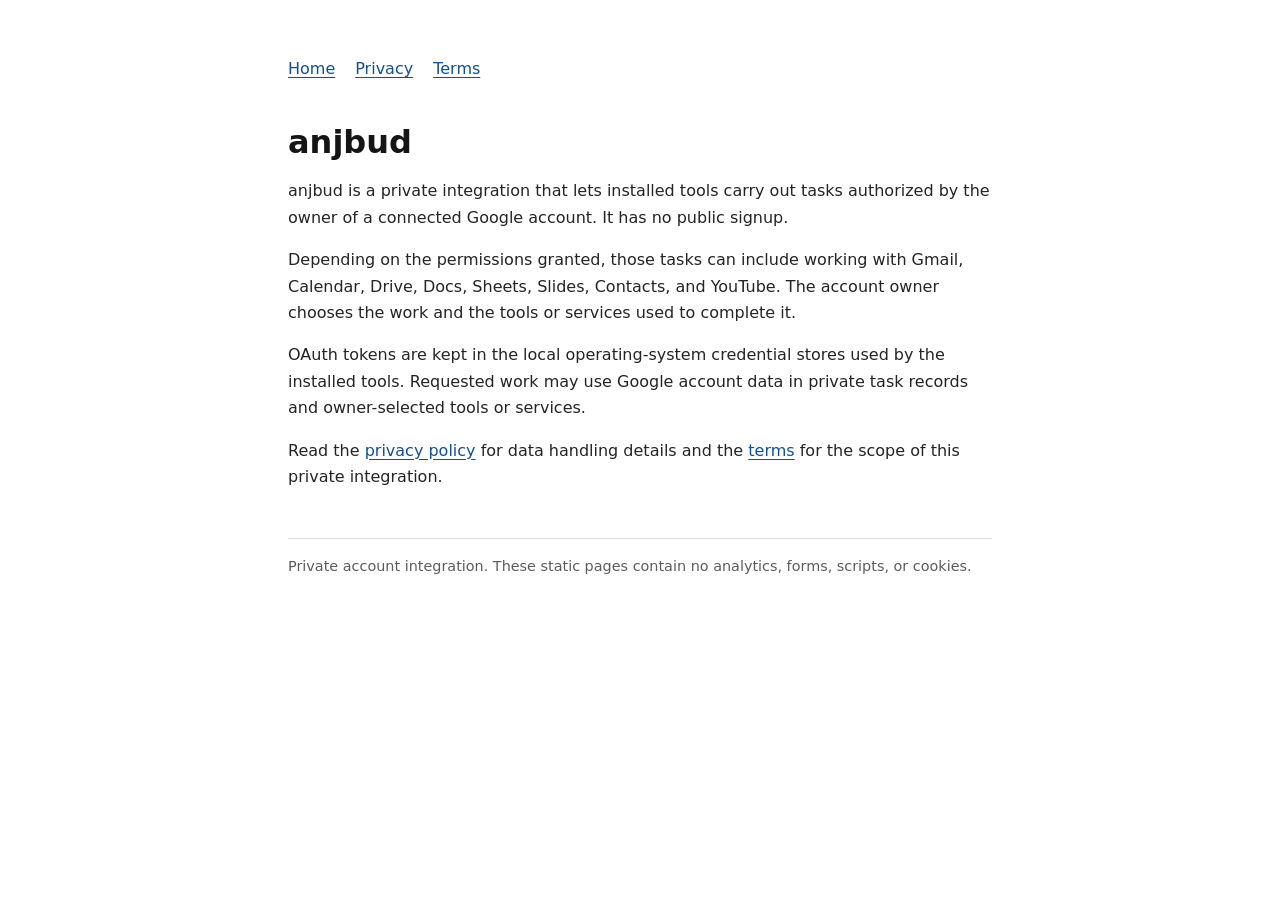
<file: index.html>
<!doctype html>
<html lang="en">
  <head>
    <meta charset="utf-8">
    <meta name="viewport" content="width=device-width, initial-scale=1">
    <meta name="description" content="anjbud is a private Google account integration for owner-authorized tasks through installed tools.">
    <title>anjbud</title>
    <link rel="stylesheet" href="styles.css">
  </head>
  <body>
    <nav aria-label="Main navigation">
      <a href="index.html" aria-current="page">Home</a>
      <a href="privacy.html">Privacy</a>
      <a href="terms.html">Terms</a>
    </nav>
    <main>
      <h1>anjbud</h1>
      <p>anjbud is a private integration that lets installed tools carry out tasks authorized by the owner of a connected Google account. It has no public signup.</p>
      <p>Depending on the permissions granted, those tasks can include working with Gmail, Calendar, Drive, Docs, Sheets, Slides, Contacts, and YouTube. The account owner chooses the work and the tools or services used to complete it.</p>
      <p>OAuth tokens are kept in the local operating-system credential stores used by the installed tools. Requested work may use Google account data in private task records and owner-selected tools or services.</p>
      <p>Read the <a href="privacy.html">privacy policy</a> for data handling details and the <a href="terms.html">terms</a> for the scope of this private integration.</p>
    </main>
    <footer>Private account integration. These static pages contain no analytics, forms, scripts, or cookies.</footer>
  </body>
</html>
</file>
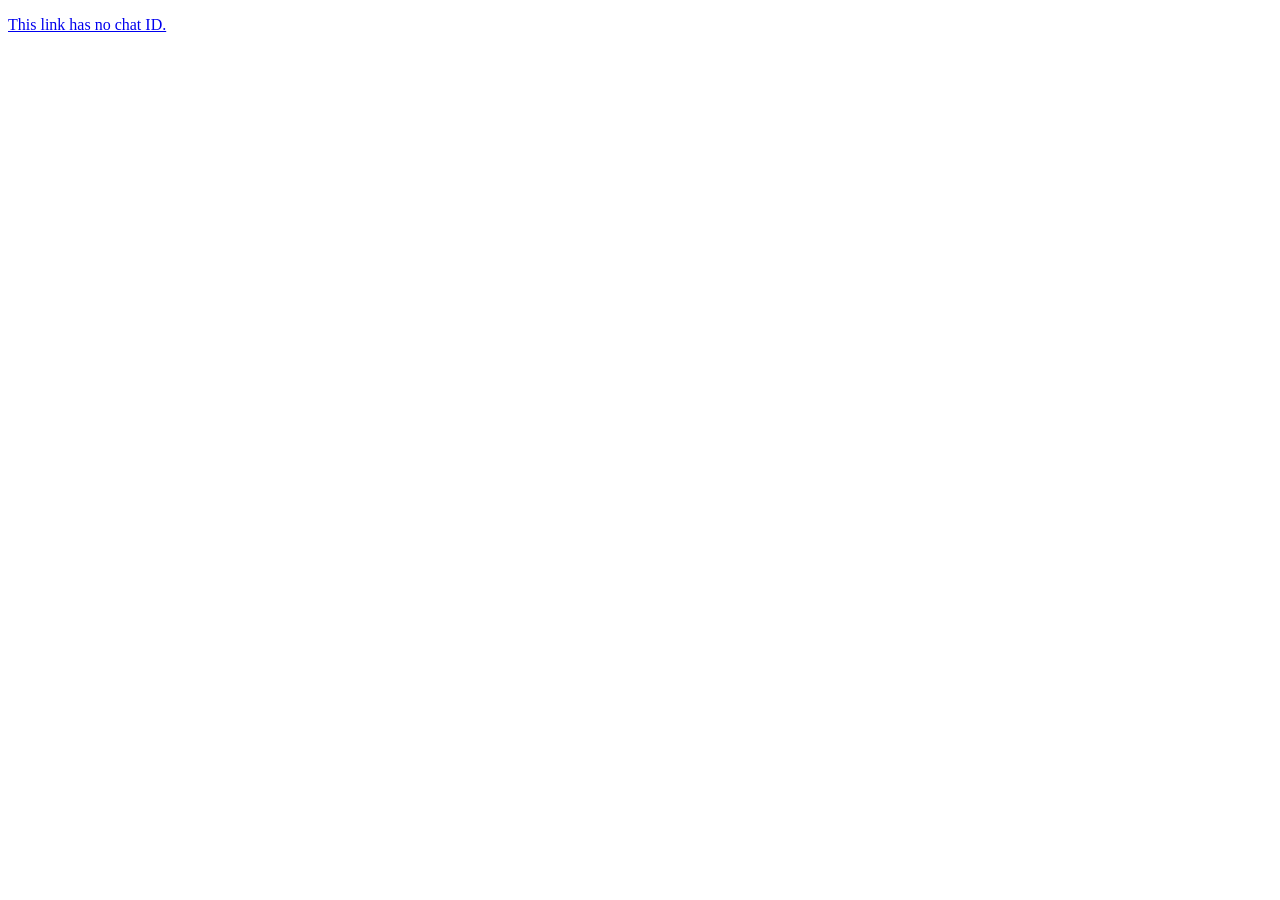
<file: codex.html>
<!doctype html>
<html lang="en">
<head>
<meta charset="utf-8">
<meta name="viewport" content="width=device-width, initial-scale=1">
<meta name="robots" content="noindex">
<title>Open Codex chat</title>
</head>
<body>
<p><a id="chat" href="#">Open the Codex chat</a></p>
<script>
var id = new URLSearchParams(location.search).get('t') || '';
var link = document.getElementById('chat');
if (/^[0-9a-f]{8}-[0-9a-f]{4}-[0-9a-f]{4}-[0-9a-f]{4}-[0-9a-f]{12}$/.test(id)) {
  link.href = 'codex://threads/' + id;
  location.replace(link.href);
} else {
  link.textContent = 'This link has no chat ID.';
}
</script>
</body>
</html>
</file>
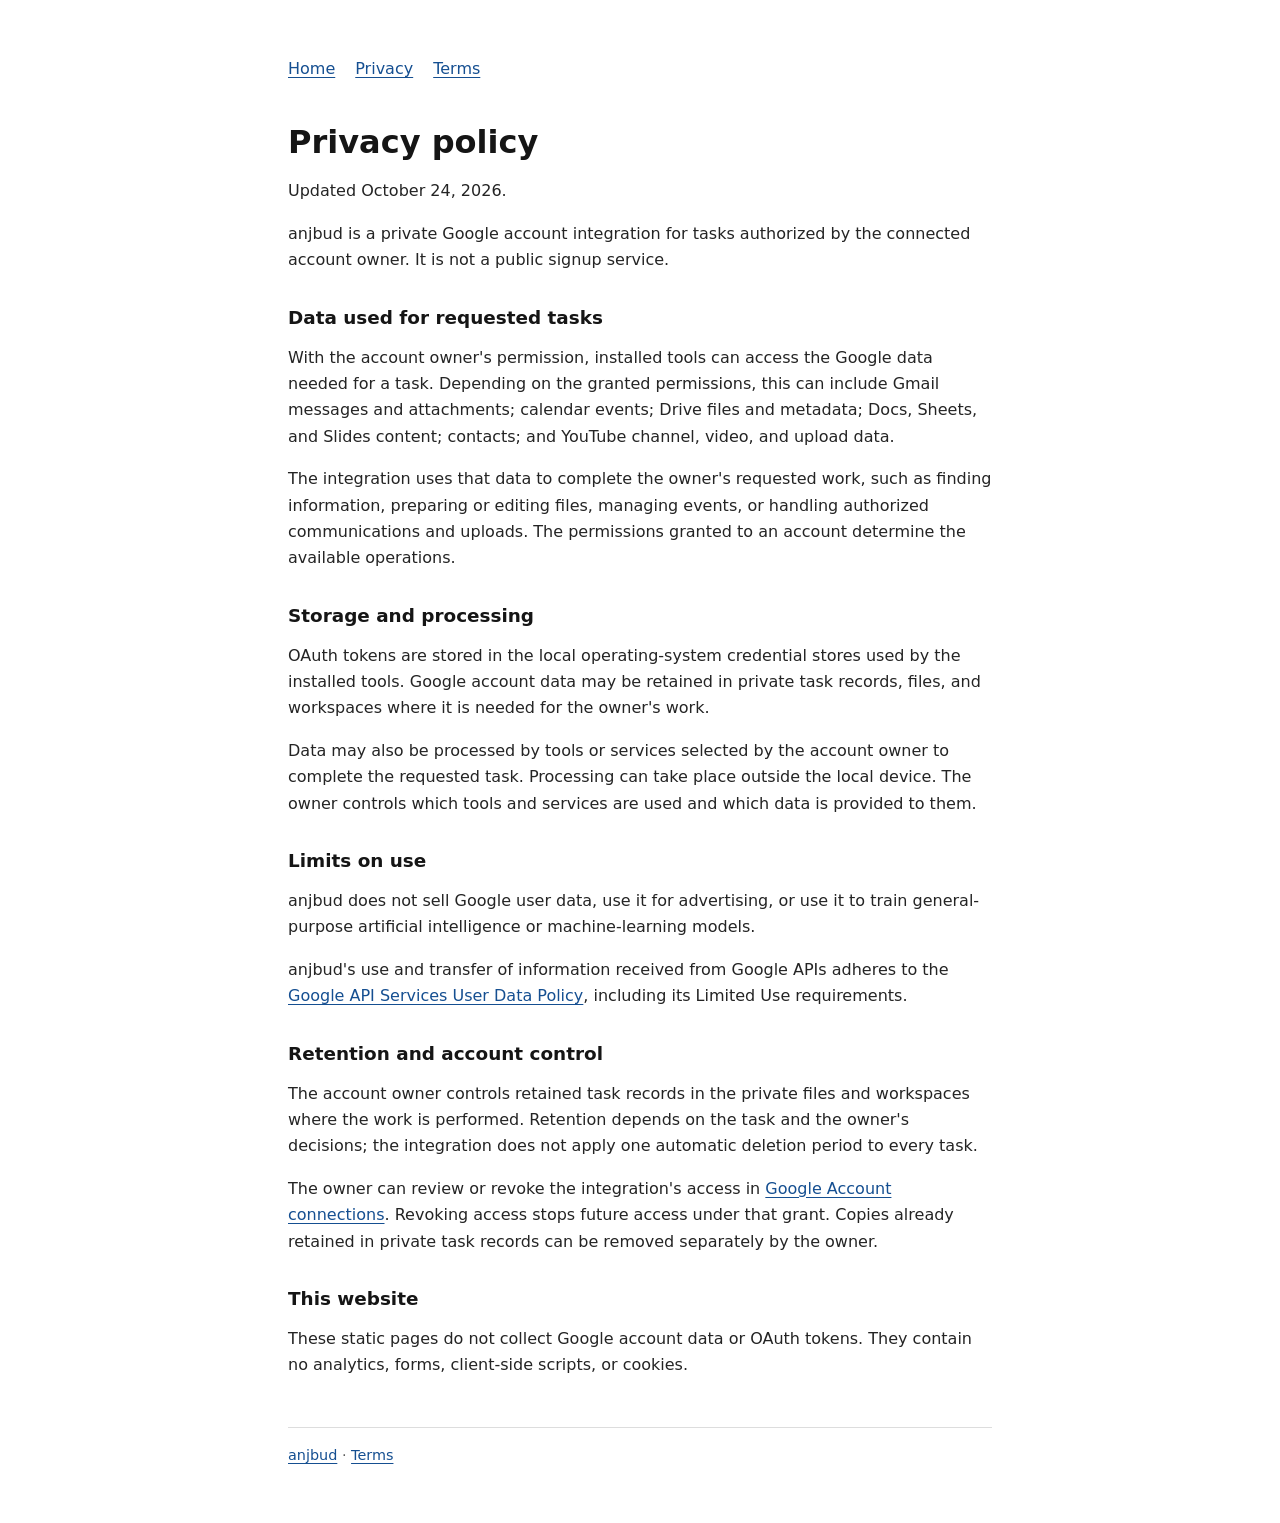
<file: privacy.html>
<!doctype html>
<html lang="en">
  <head>
    <meta charset="utf-8">
    <meta name="viewport" content="width=device-width, initial-scale=1">
    <title>Privacy | anjbud</title>
    <link rel="stylesheet" href="styles.css">
  </head>
  <body>
    <nav aria-label="Main navigation">
      <a href="index.html">Home</a>
      <a href="privacy.html" aria-current="page">Privacy</a>
      <a href="terms.html">Terms</a>
    </nav>
    <main>
      <h1>Privacy policy</h1>
      <p>Updated October 24, 2026.</p>
      <p>anjbud is a private Google account integration for tasks authorized by the connected account owner. It is not a public signup service.</p>

      <h2>Data used for requested tasks</h2>
      <p>With the account owner's permission, installed tools can access the Google data needed for a task. Depending on the granted permissions, this can include Gmail messages and attachments; calendar events; Drive files and metadata; Docs, Sheets, and Slides content; contacts; and YouTube channel, video, and upload data.</p>
      <p>The integration uses that data to complete the owner's requested work, such as finding information, preparing or editing files, managing events, or handling authorized communications and uploads. The permissions granted to an account determine the available operations.</p>

      <h2>Storage and processing</h2>
      <p>OAuth tokens are stored in the local operating-system credential stores used by the installed tools. Google account data may be retained in private task records, files, and workspaces where it is needed for the owner's work.</p>
      <p>Data may also be processed by tools or services selected by the account owner to complete the requested task. Processing can take place outside the local device. The owner controls which tools and services are used and which data is provided to them.</p>

      <h2>Limits on use</h2>
      <p>anjbud does not sell Google user data, use it for advertising, or use it to train general-purpose artificial intelligence or machine-learning models.</p>
      <p>anjbud's use and transfer of information received from Google APIs adheres to the <a href="https://developers.google.com/terms/api-services-user-data-policy">Google API Services User Data Policy</a>, including its Limited Use requirements.</p>

      <h2>Retention and account control</h2>
      <p>The account owner controls retained task records in the private files and workspaces where the work is performed. Retention depends on the task and the owner's decisions; the integration does not apply one automatic deletion period to every task.</p>
      <p>The owner can review or revoke the integration's access in <a href="https://myaccount.google.com/connections">Google Account connections</a>. Revoking access stops future access under that grant. Copies already retained in private task records can be removed separately by the owner.</p>

      <h2>This website</h2>
      <p>These static pages do not collect Google account data or OAuth tokens. They contain no analytics, forms, client-side scripts, or cookies.</p>
    </main>
    <footer><a href="index.html">anjbud</a> · <a href="terms.html">Terms</a></footer>
  </body>
</html>
</file>
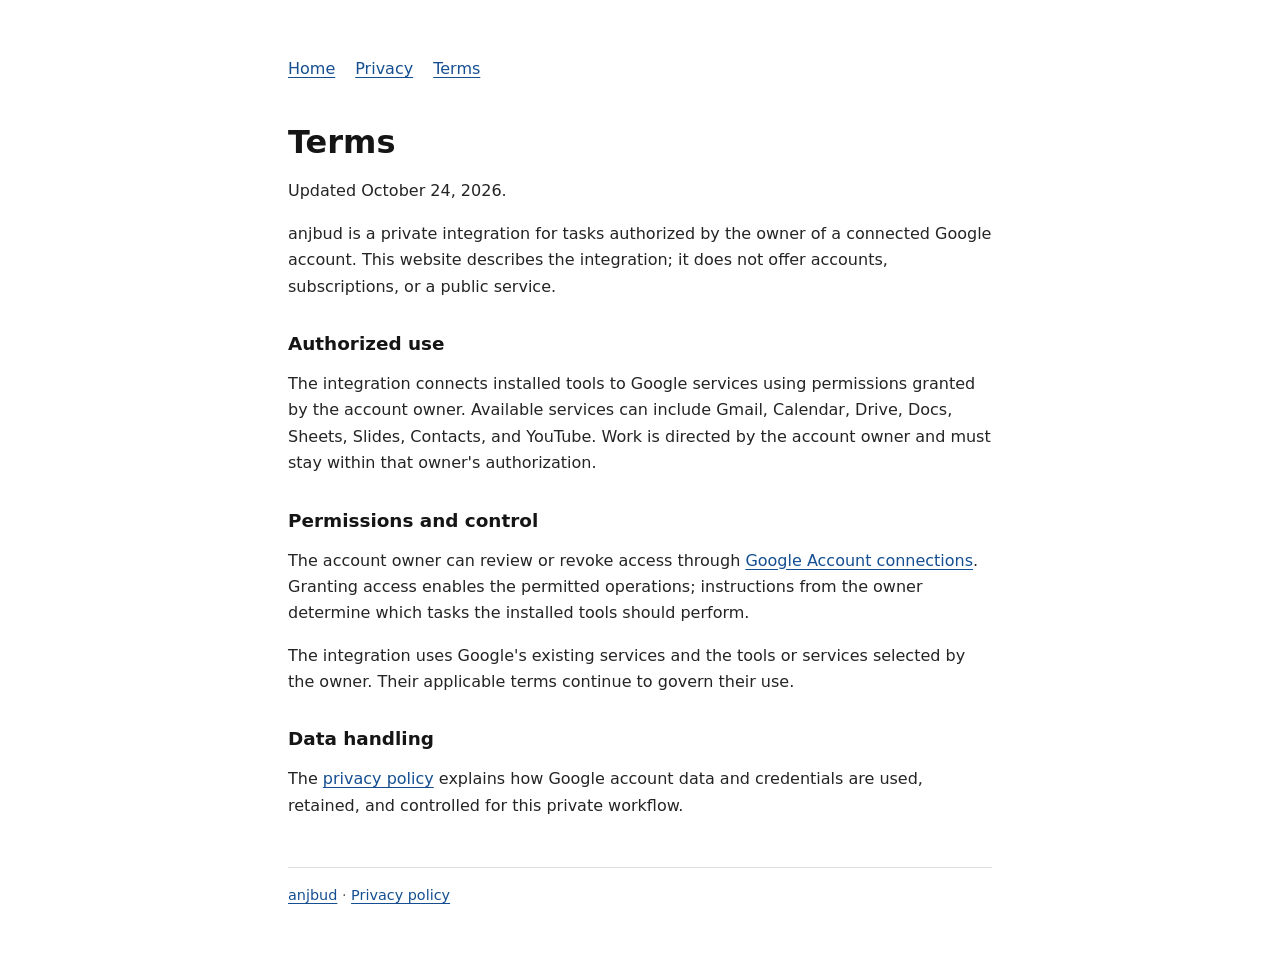
<file: terms.html>
<!doctype html>
<html lang="en">
  <head>
    <meta charset="utf-8">
    <meta name="viewport" content="width=device-width, initial-scale=1">
    <title>Terms | anjbud</title>
    <link rel="stylesheet" href="styles.css">
  </head>
  <body>
    <nav aria-label="Main navigation">
      <a href="index.html">Home</a>
      <a href="privacy.html">Privacy</a>
      <a href="terms.html" aria-current="page">Terms</a>
    </nav>
    <main>
      <h1>Terms</h1>
      <p>Updated October 24, 2026.</p>
      <p>anjbud is a private integration for tasks authorized by the owner of a connected Google account. This website describes the integration; it does not offer accounts, subscriptions, or a public service.</p>

      <h2>Authorized use</h2>
      <p>The integration connects installed tools to Google services using permissions granted by the account owner. Available services can include Gmail, Calendar, Drive, Docs, Sheets, Slides, Contacts, and YouTube. Work is directed by the account owner and must stay within that owner's authorization.</p>

      <h2>Permissions and control</h2>
      <p>The account owner can review or revoke access through <a href="https://myaccount.google.com/connections">Google Account connections</a>. Granting access enables the permitted operations; instructions from the owner determine which tasks the installed tools should perform.</p>
      <p>The integration uses Google's existing services and the tools or services selected by the owner. Their applicable terms continue to govern their use.</p>

      <h2>Data handling</h2>
      <p>The <a href="privacy.html">privacy policy</a> explains how Google account data and credentials are used, retained, and controlled for this private workflow.</p>
    </main>
    <footer><a href="index.html">anjbud</a> · <a href="privacy.html">Privacy policy</a></footer>
  </body>
</html>
</file>
<file: styles.css>
:root {
  color-scheme: light;
  font-family: system-ui, -apple-system, BlinkMacSystemFont, "Segoe UI", sans-serif;
  color: #242424;
  background: #ffffff;
  line-height: 1.65;
}

body {
  max-width: 44rem;
  margin: 3.5rem auto;
  padding: 0 1.25rem;
}

nav {
  display: flex;
  flex-wrap: wrap;
  gap: 1.25rem;
  margin-bottom: 2.5rem;
}

a {
  color: #154f91;
  text-underline-offset: 0.18em;
}

a:hover {
  color: #082e59;
}

a:focus-visible {
  outline: 2px solid #154f91;
  outline-offset: 4px;
}

h1, h2 {
  line-height: 1.25;
  color: #151515;
}

h1 {
  font-size: 2rem;
  margin-bottom: 1rem;
}

h2 {
  font-size: 1.15rem;
  margin-top: 2rem;
}

footer {
  border-top: 1px solid #dddddd;
  margin-top: 3rem;
  padding-top: 1rem;
  color: #5c5c5c;
  font-size: 0.9rem;
}

@media (max-width: 480px) {
  body {
    margin-top: 2rem;
  }
}
</file>
